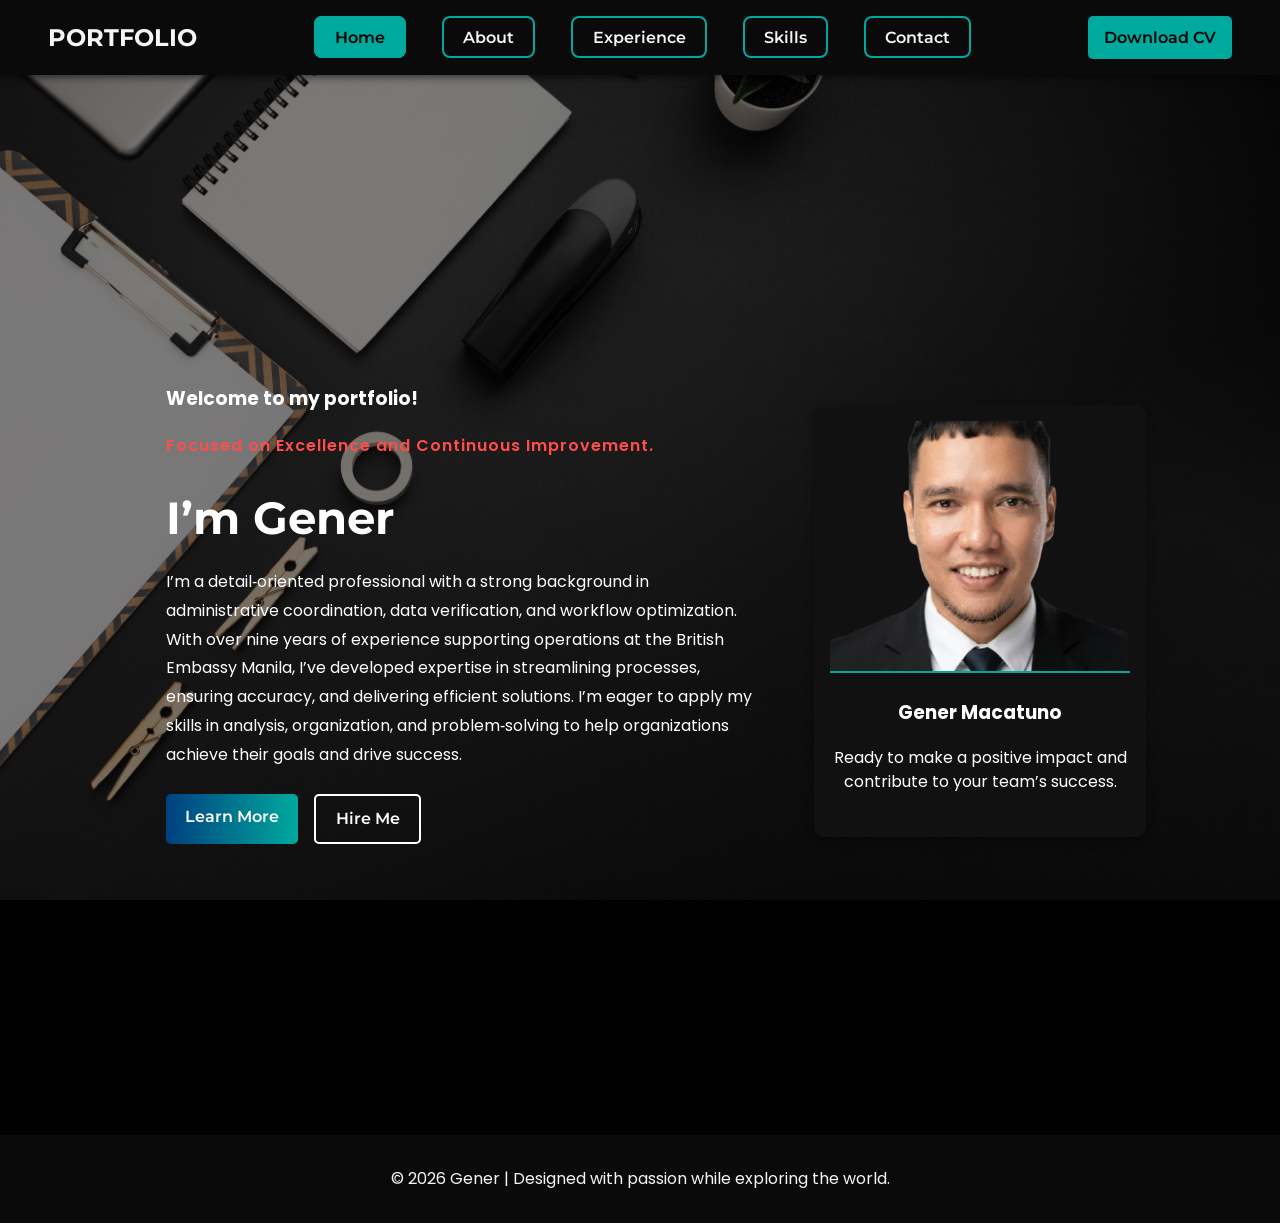
<file: index.html>
<!DOCTYPE html>
<html lang="en">
<head>
  <meta charset="UTF-8">
  <meta name="viewport" content="width=device-width, initial-scale=1.0">
  <title>Portfolio | Gener</title>
  <link rel="stylesheet" href="style.css">
  <!-- Font Awesome for icons -->
  <link rel="stylesheet" href="https://cdnjs.cloudflare.com/ajax/libs/font-awesome/6.4.0/css/all.min.css">
</head>
<body>
  <!-- Header -->
  <header>
    <div class="logo">PORTFOLIO</div>
    <nav>
      <ul class="nav-buttons">
        <li><a href="index.html" class="btn-nav active">Home</a></li>
        <li><a href="about.html" class="btn-nav">About</a></li>
        <li><a href="experience.html" class="btn-nav">Experience</a></li>
        <li><a href="skills.html" class="btn-nav">Skills</a></li>
        <li><a href="contact.html" class="btn-nav">Contact</a></li>
      </ul>
    </nav>
    <a href="Gener_CV.pdf" class="btn-download">Download CV</a>
  </header>

  <!-- Hero Section -->
  <section id="home" class="hero">
    <div class="hero-bg"></div>

    <div class="hero-content">
      <!-- Left Text -->
      <div class="hero-text">
        <h3 class="welcome">Welcome to my portfolio!</h3>
        <p class="tagline">Focused on Excellence and Continuous Improvement.</p>
        <h1>I’m <span>Gener</span></h1>
        <p>
          I’m a detail‑oriented professional with a strong background in administrative coordination, data verification, and workflow optimization. 
          With over nine years of experience supporting operations at the British Embassy Manila, I’ve developed expertise in streamlining processes, 
          ensuring accuracy, and delivering efficient solutions. I’m eager to apply my skills in analysis, organization, and problem‑solving to help 
          organizations achieve their goals and drive success.
        </p>
        <div class="buttons">
          <a href="about.html" class="btn-primary">Learn More</a>
          <a href="contact.html" class="btn-outline">Hire Me</a>
        </div>
      </div>

      <!-- Right 3D Card -->
      <div class="card-container">
        <div class="card">
          <div class="card-front">
            <img src="gener-portrait-removebg-preview.png" alt="Gener Professional Photo">
            <h3>Gener Macatuno</h3>
            <p>Ready to make a positive impact and contribute to your team’s success.</p>
          </div>
          <div class="card-back">
            <h3>Why Work With Me</h3>
            <ul>
              <li><strong>Reliable:</strong> I take my work seriously and always meet deadlines.</li>
              <li><strong>Detail‑oriented:</strong> I ensure accuracy and quality in everything I do.</li>
              <li><strong>Flexible & adaptable:</strong> I can easily adjust to your tools, processes, and time zone.</li>
              <li><strong>Committed to growth:</strong> I’m eager to learn, improve, and add value to your business.</li>
            </ul>
          </div>
        </div>
      </div>
    </div>
  </section>

  <!-- Footer -->
  <footer>
    <p>© 2026 Gener | Designed with passion while exploring the world.</p>
  </footer>
</body>
</html>
</file>
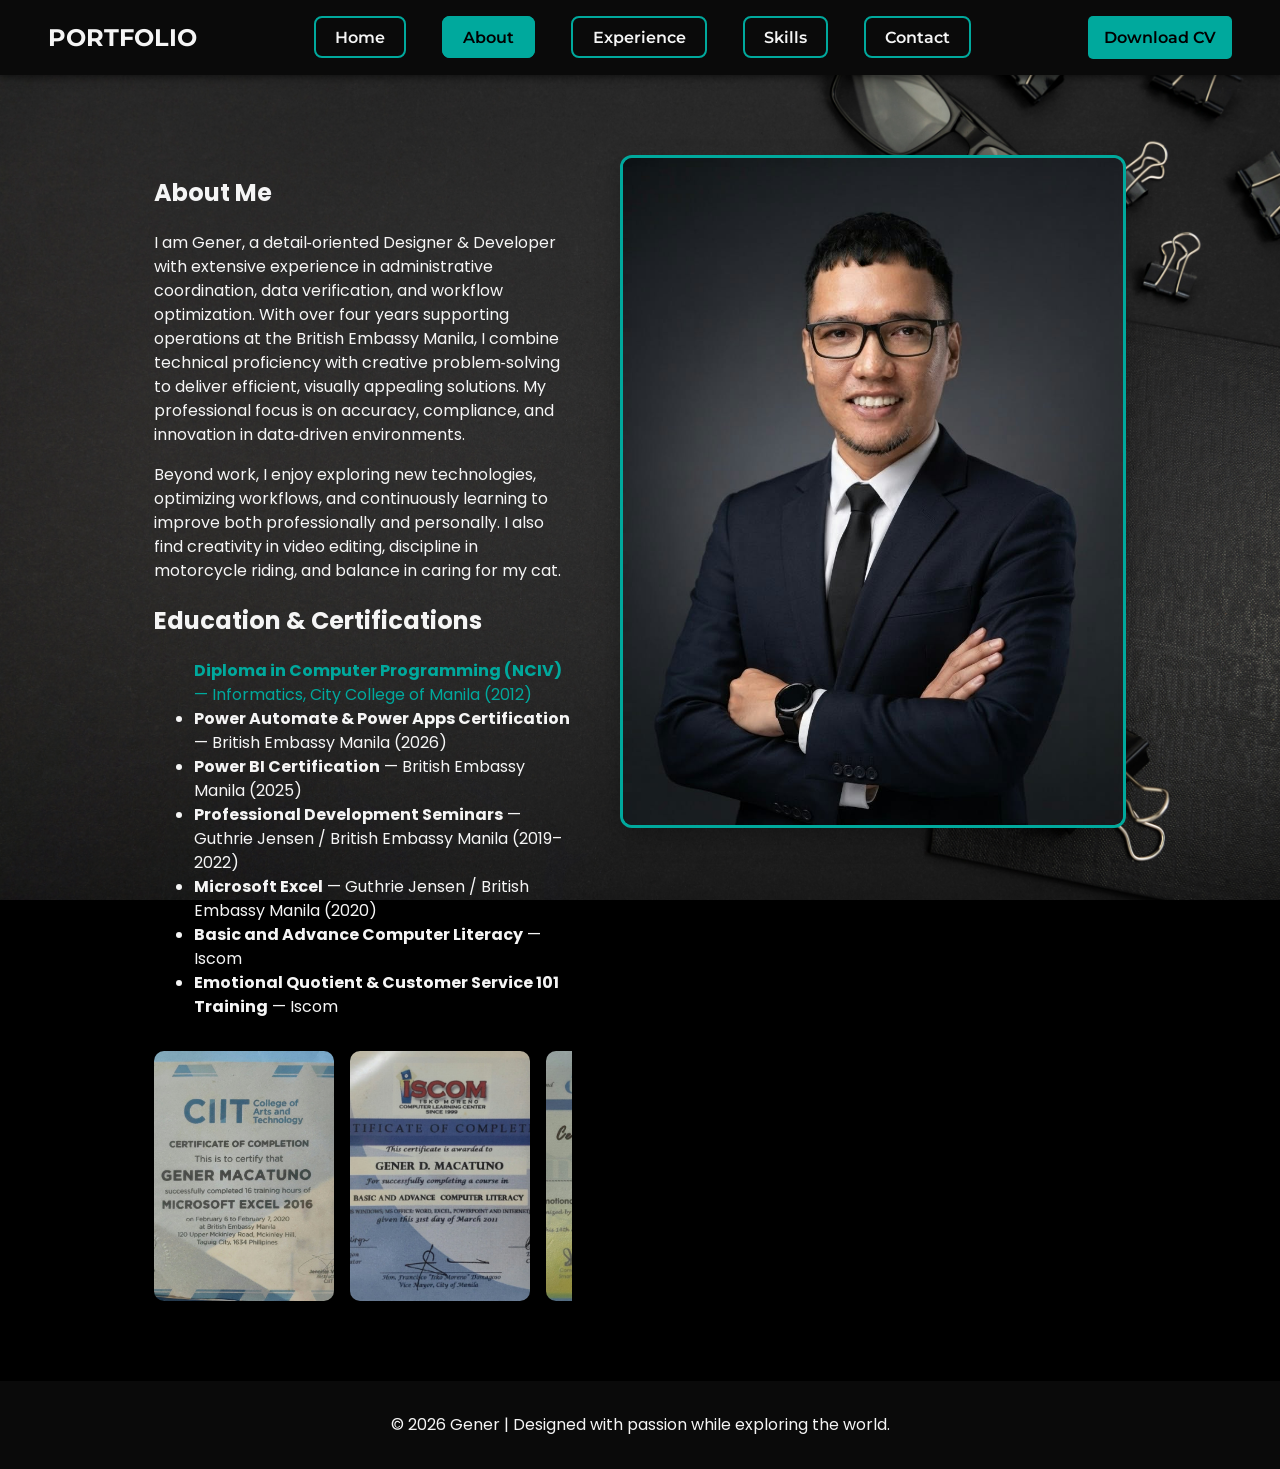
<file: about.html>
<!DOCTYPE html>
<html lang="en">
<head>
  <meta charset="UTF-8">
  <meta name="viewport" content="width=device-width, initial-scale=1.0">
  <title>About | Gener</title>
  <link rel="stylesheet" href="style.css">
</head>
<body>
  <!-- Header -->
  <header>
    <div class="logo">PORTFOLIO</div>
    <nav>
      <ul class="nav-buttons">
        <li><a href="index.html" class="btn-nav">Home</a></li>
        <li><a href="about.html" class="btn-nav active">About</a></li>
        <li><a href="experience.html" class="btn-nav">Experience</a></li>
        <li><a href="skills.html" class="btn-nav">Skills</a></li>
        <li><a href="contact.html" class="btn-nav">Contact</a></li>
      </ul>
    </nav>
    <a href="Gener_CV.pdf" class="btn-download">Download CV</a>
  </header>

  <!-- About Section -->
  <section class="about">
    <div class="about-content">
      <!-- Text on the left -->
      <div class="about-text">
        <h1>About Me</h1>
        <p>
          I am Gener, a detail‑oriented Designer & Developer with extensive experience in administrative coordination, data verification, and workflow optimization. 
          With over four years supporting operations at the British Embassy Manila, I combine technical proficiency with creative problem‑solving to deliver efficient, 
          visually appealing solutions. My professional focus is on accuracy, compliance, and innovation in data‑driven environments.
        </p>
        <p>
          Beyond work, I enjoy exploring new technologies, optimizing workflows, and continuously learning to improve both professionally and personally. 
          I also find creativity in video editing, discipline in motorcycle riding, and balance in caring for my cat.
        </p>

        <!-- Education Section -->
        <h2>Education & Certifications</h2>
        <ul>
          <li class="diploma-text">
          <strong>Diploma in Computer Programming (NCIV)</strong> — Informatics, City College of Manila (2012)
          <span class="diploma-image">
          <img src="diploma-image.jpg" alt="Diploma Certificate">
          </span>
          </li>
          <li><strong>Power Automate & Power Apps Certification</strong> — British Embassy Manila (2026)</li>
          <li><strong>Power BI Certification</strong> — British Embassy Manila (2025)</li>
          <li><strong>Professional Development Seminars</strong> — Guthrie Jensen / British Embassy Manila (2019–2022)</li>
          <li><strong>Microsoft Excel</strong> — Guthrie Jensen / British Embassy Manila (2020)</li>
          <li><strong>Basic and Advance Computer Literacy</strong> — Iscom </li>
          <li><strong>Emotional Quotient & Customer Service 101 Training</strong> — Iscom </li>
        </ul>
     
  <!-- Image Slider Below Education Section -->
  <section class="image-slider">
    <div class="slider-container">
    <img src="img1.jpg" alt="Certificate 1">
    <img src="img2.jpg" alt="Certificate 2">
    <img src="img3.jpg" alt="Certificate 3">
    <img src="img4.jpg" alt="Certificate 4">
    <!-- duplicate for smooth loop -->
  <img src="img1.jpg" alt="Certificate 1">
  <img src="img2.jpg" alt="Certificate 2">
  <img src="img3.jpg" alt="Certificate 3">
  <img src="img4.jpg" alt="Certificate 4">
    
  </div>
</section>
</div>
      <!-- Photo on the right -->
      <div class="about-image">
        <img src="your-photo.jpg" alt="Gener Professional Portrait">
      </div>
     
  </section>



  <!-- Footer -->
  <footer>
    <p>© 2026 Gener | Designed with passion while exploring the world.</p>
  </footer>
</body>
</html>
</file>
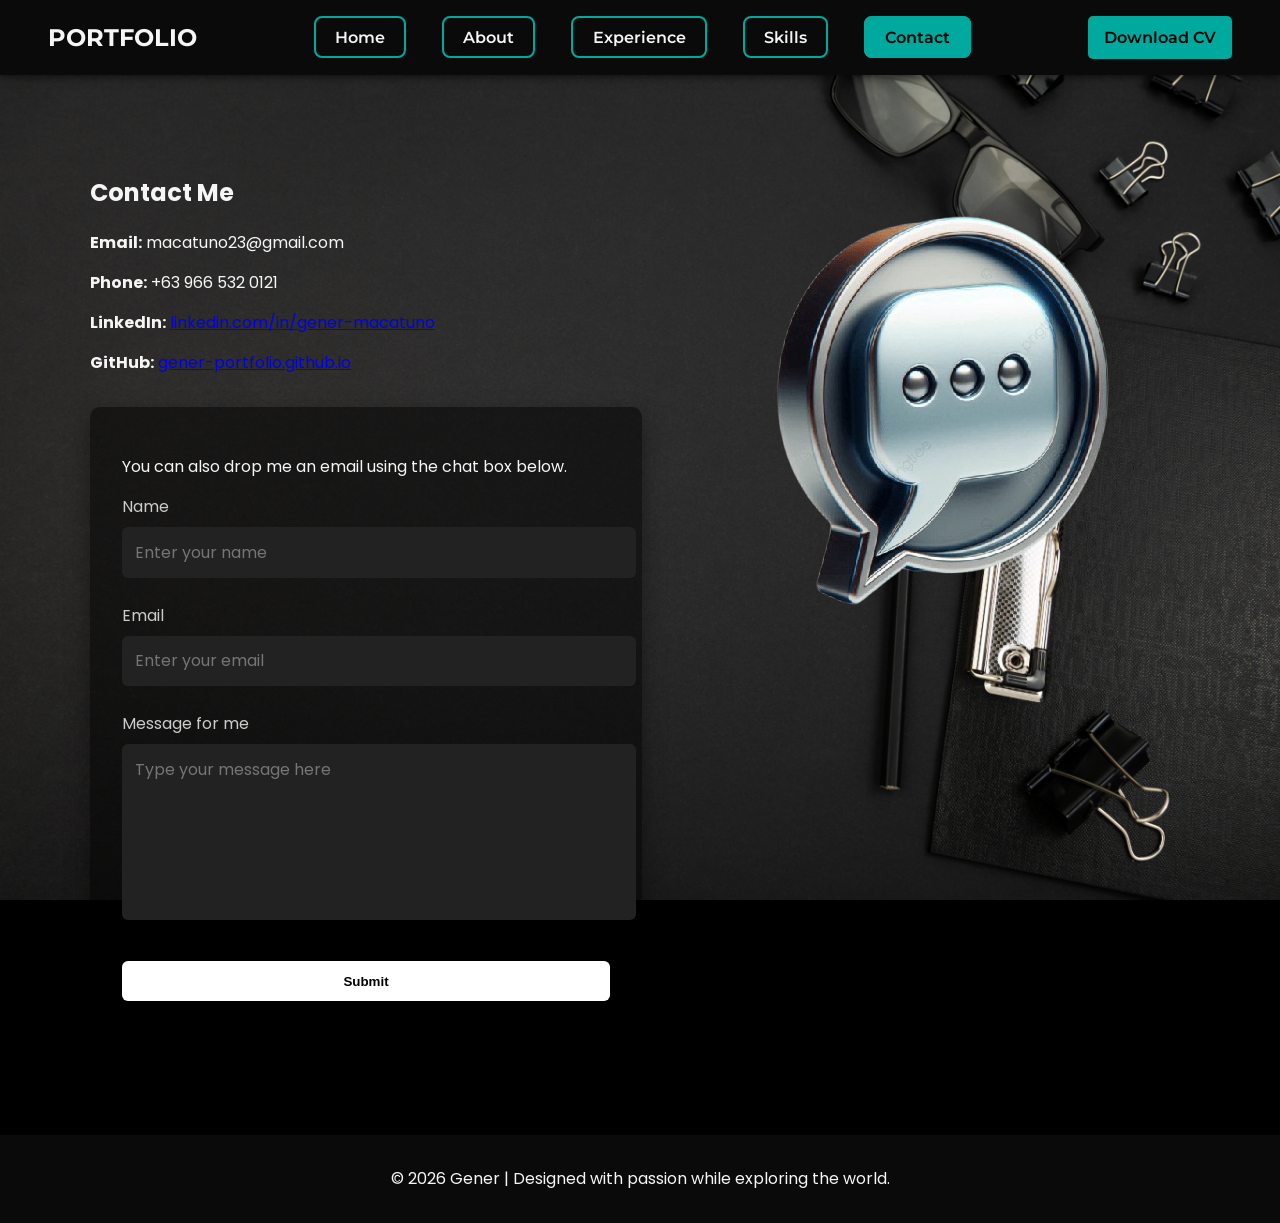
<file: contact.html>
<!DOCTYPE html>
<html lang="en">
<head>
  <meta charset="UTF-8">
  <meta name="viewport" content="width=device-width, initial-scale=1.0">
  <title>Contact | Gener</title>
  <link rel="stylesheet" href="style.css">
</head>
<body>
  <!-- Header -->
  <header>
    <div class="logo">PORTFOLIO</div>
    <nav>
      <ul class="nav-buttons">
        <li><a href="index.html" class="btn-nav">Home</a></li>
        <li><a href="about.html" class="btn-nav">About</a></li>
        <li><a href="experience.html" class="btn-nav">Experience</a></li>
        <li><a href="skills.html" class="btn-nav">Skills</a></li>
        <li><a href="contact.html" class="btn-nav active">Contact</a></li>
      </ul>
    </nav>
    <a href="Gener_CV.pdf" class="btn-download">Download CV</a>
  </header>

  <!-- Contact Section -->
  <section class="contact">
    <div class="contact-content">
      <!-- Left side: Contact details + form -->
      <div class="contact-text">
        <h1>Contact Me</h1>
        <p><strong>Email:</strong> macatuno23@gmail.com</p>
        <p><strong>Phone:</strong> +63 966 532 0121</p>
        <p><strong>LinkedIn:</strong> 
          <a href="https://www.linkedin.com/in/gener-macatuno-747b53424" target="_blank">
            linkedin.com/in/gener-macatuno
          </a>
        </p>
        <p><strong>GitHub:</strong> 
          <a href="https://gener-portfolio.github.io/gener-portfolio/index.html" target="_blank">
            gener-portfolio.github.io
          </a>
        </p>
        

<!-- Contact Form -->
<div class="chatbox-container">
  <p class="contact-note">You can also drop me an email using the chat box below.</p>
  <form action="https://formspree.io/f/mrpeznrz" method="POST" class="contact-form">
    <label for="name">Name</label>
    <input type="text" id="name" name="name" placeholder="Enter your name" required>

    <label for="email">Email</label>
    <input type="email" id="email" name="email" placeholder="Enter your email" required>

    <label for="message">Message for me</label>
    <textarea id="message" name="message" placeholder="Type your message here" required></textarea>

    <button type="submit">Submit</button>
  </form>
</div>
</div>

      <!-- Right side: Image -->
      <div class="contact-image">
        <img src="img10.png" alt="Contact Icon">
      </div>
    </div>
  </section>

  <!-- Footer -->
  <footer>
    <p>© 2026 Gener | Designed with passion while exploring the world.</p>
  </footer>
</body>
</html>
</file>
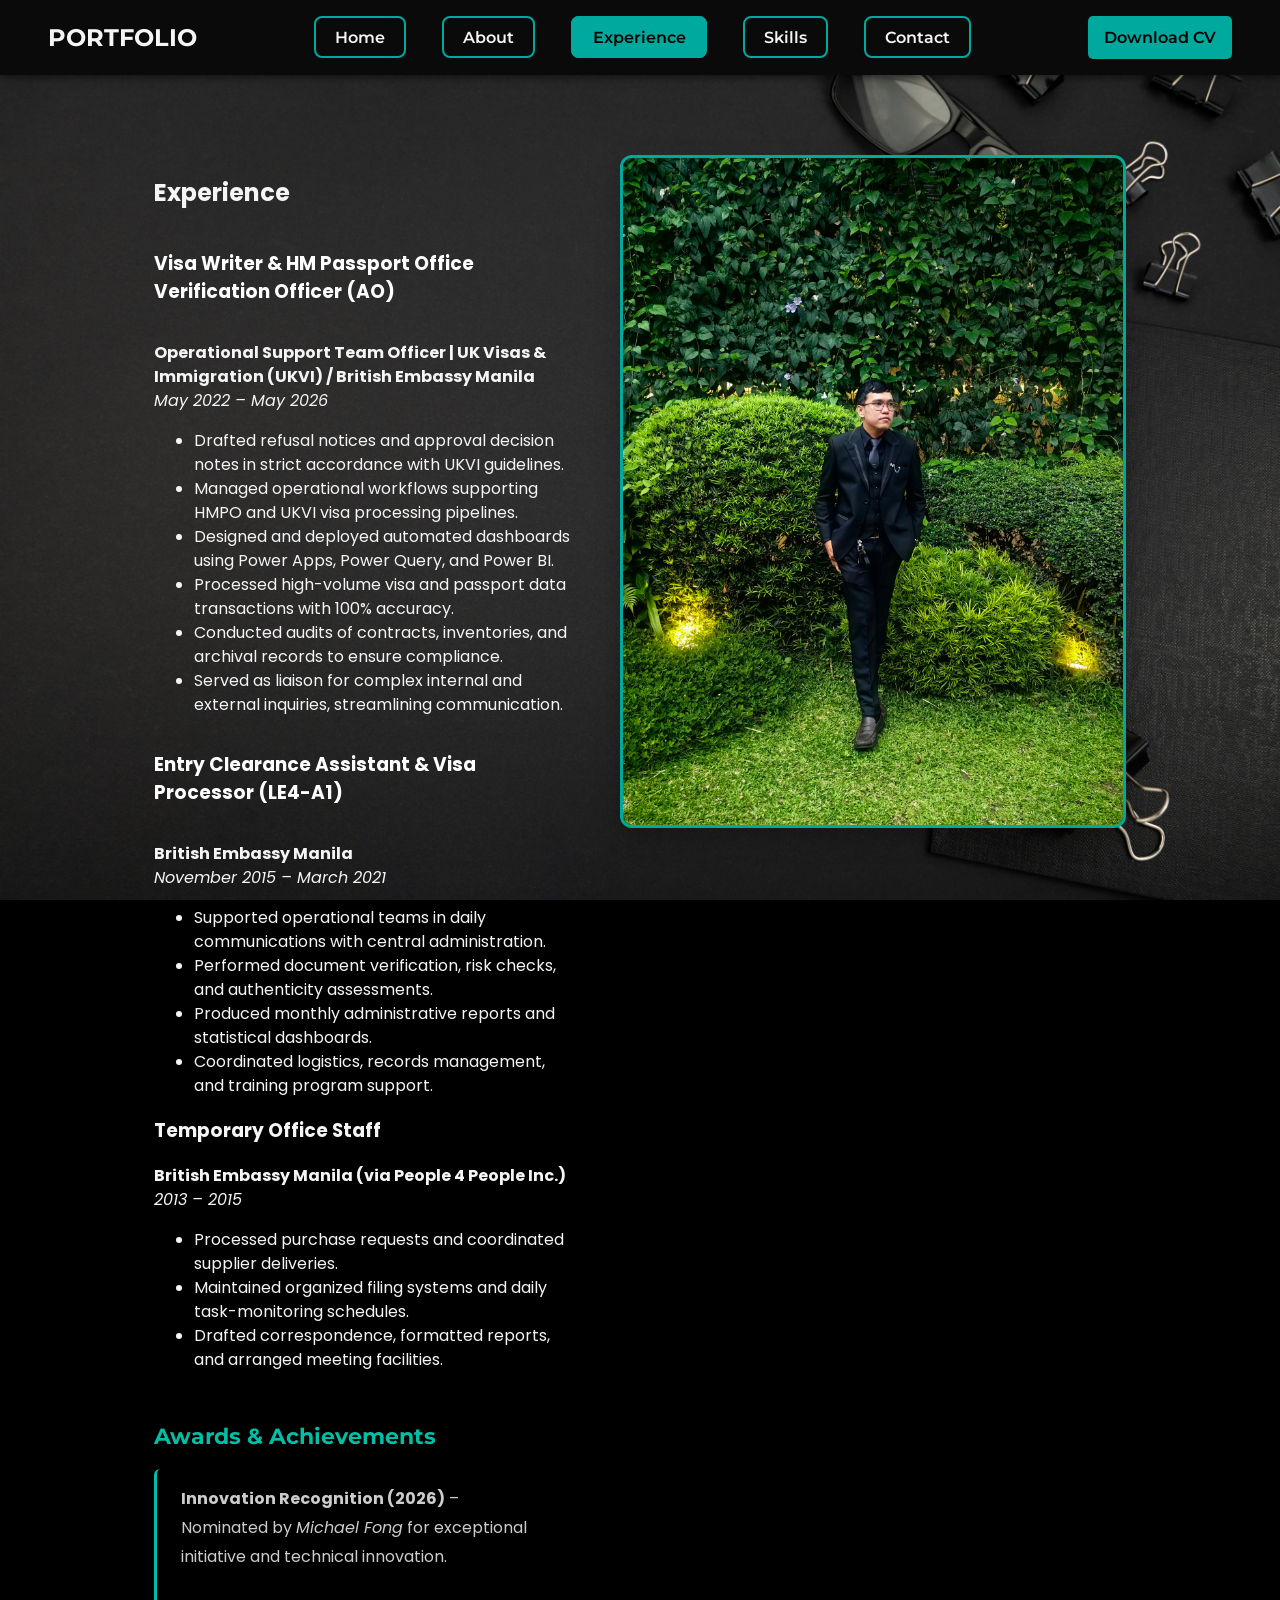
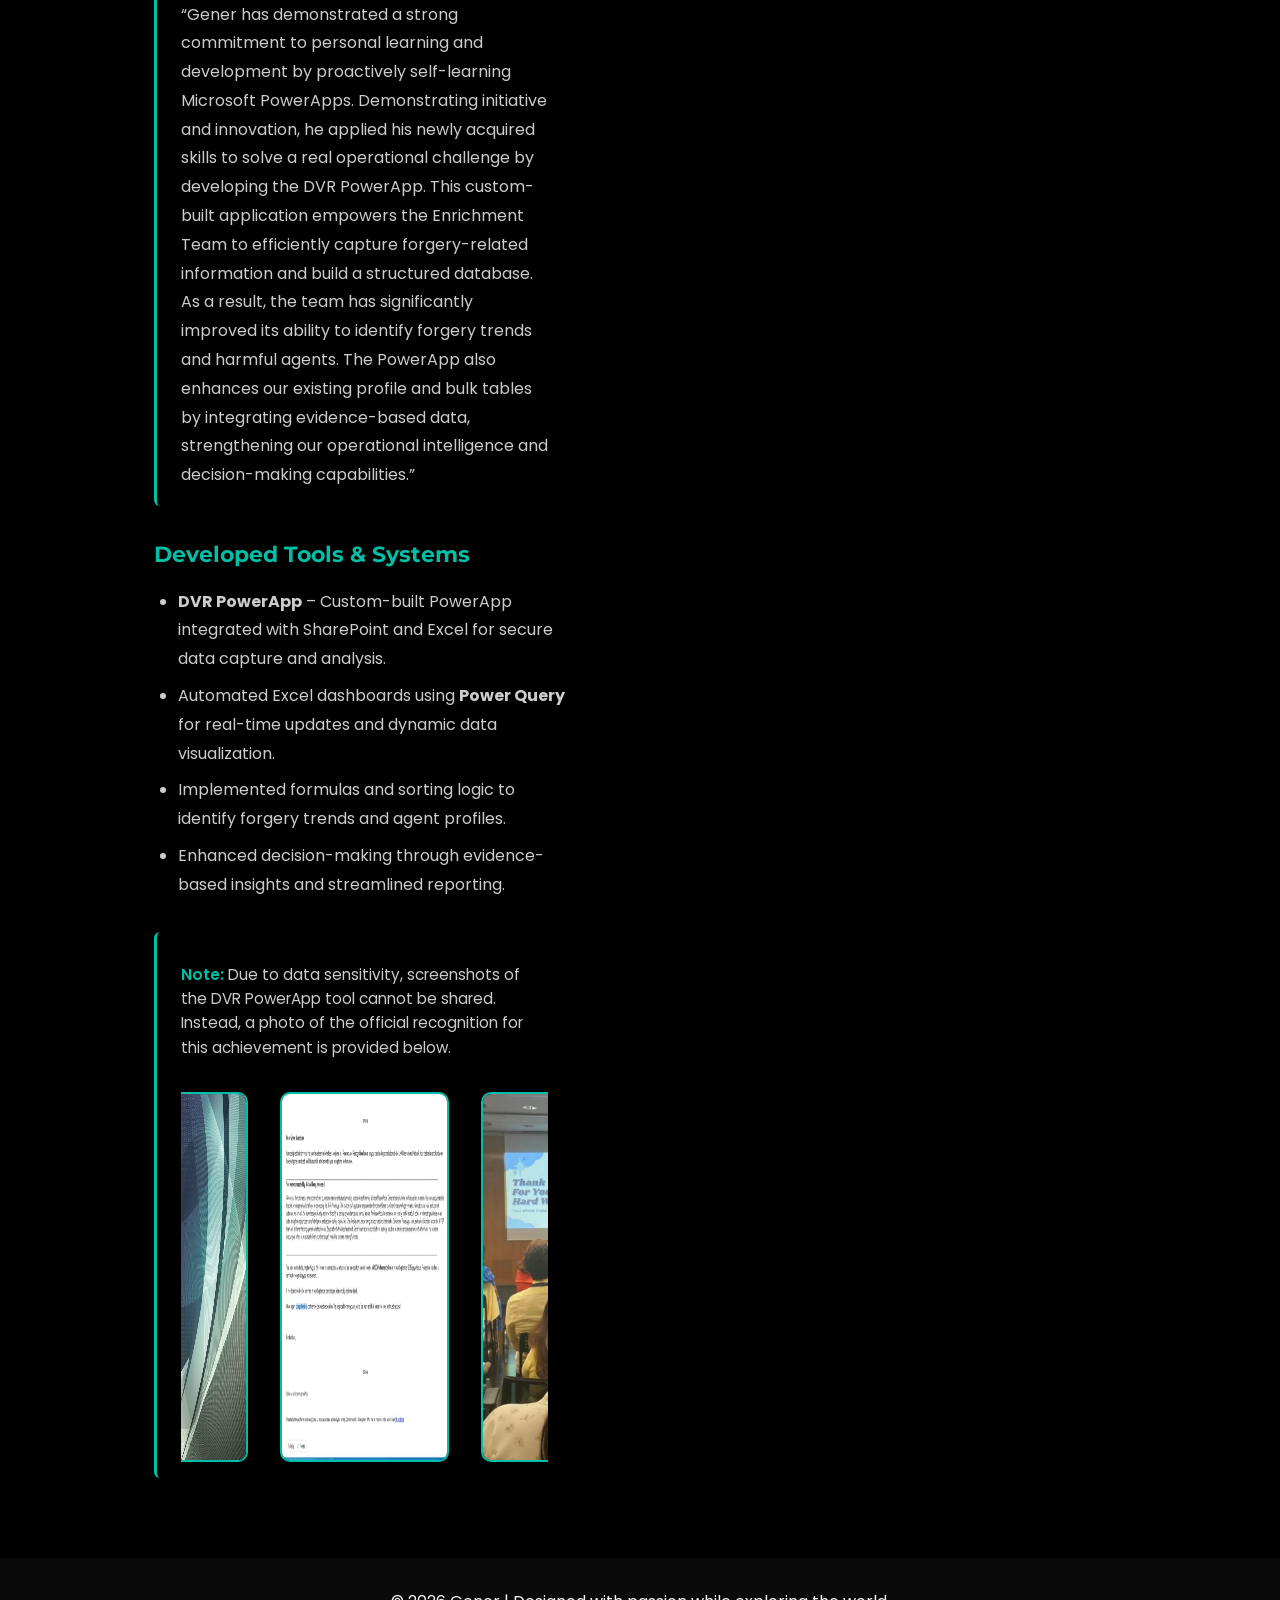
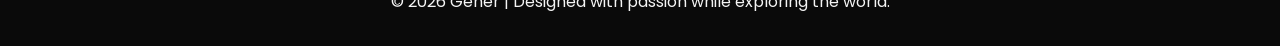
<file: experience.html>
<!DOCTYPE html>
<html lang="en">
<head>
  <meta charset="UTF-8">
  <meta name="viewport" content="width=device-width, initial-scale=1.0">
  <title>Experience | Gener</title>
  <link rel="stylesheet" href="style.css">
</head>
<body>
  <!-- Header -->
  <header>
    <div class="logo">PORTFOLIO</div>
    <nav>
      <ul class="nav-buttons">
        <li><a href="index.html" class="btn-nav">Home</a></li>
        <li><a href="about.html" class="btn-nav">About</a></li>
        <li><a href="experience.html" class="btn-nav active">Experience</a></li>
        <li><a href="skills.html" class="btn-nav">Skills</a></li>
        <li><a href="contact.html" class="btn-nav">Contact</a></li>
      </ul>
    </nav>
    <a href="Gener_CV.pdf" class="btn-download">Download CV</a>
  </header>

  <!-- Experience Section -->
  <section class="about">
    <div class="about-content">
      <!-- Text on the left -->
      <div class="about-text">
        <h1>Experience</h1>
        <div class="experience-item">
  <h3 class="hover-title">
    Visa Writer & HM Passport Office Verification Officer (AO)
    <span class="popup-image">
      <img src="Visawriter.jpg" alt="Visa Writer Photo">
    </span>
  </h3>
  <p><strong>Operational Support Team Officer | UK Visas & Immigration (UKVI) / British Embassy Manila</strong><br>
  <em>May 2022 – May 2026</em></p>
  <ul>
    <li>Drafted refusal notices and approval decision notes in strict accordance with UKVI guidelines.</li>
    <li>Managed operational workflows supporting HMPO and UKVI visa processing pipelines.</li>
    <li>Designed and deployed automated dashboards using Power Apps, Power Query, and Power BI.</li>
    <li>Processed high-volume visa and passport data transactions with 100% accuracy.</li>
    <li>Conducted audits of contracts, inventories, and archival records to ensure compliance.</li>
    <li>Served as liaison for complex internal and external inquiries, streamlining communication.</li>
  </ul>
</div>

<div class="experience-item">
  <h3 class="hover-title">
    Entry Clearance Assistant & Visa Processor (LE4-A1)
    <span class="popup-image">
      <img src="dataentryassitant.png" alt="Entry Clearance Assistant Photo">
    </span>
  </h3>
  <p><strong>British Embassy Manila</strong><br>
  <em>November 2015 – March 2021</em></p>
  <ul>
    <li>Supported operational teams in daily communications with central administration.</li>
    <li>Performed document verification, risk checks, and authenticity assessments.</li>
    <li>Produced monthly administrative reports and statistical dashboards.</li>
    <li>Coordinated logistics, records management, and training program support.</li>
  </ul>
</div>


        

        <div class="experience-item">
          <h3>Temporary Office Staff</h3>
          <p><strong>British Embassy Manila (via People 4 People Inc.)</strong><br>
          <em>2013 – 2015</em></p>
          <ul>
            <li>Processed purchase requests and coordinated supplier deliveries.</li>
            <li>Maintained organized filing systems and daily task-monitoring schedules.</li>
            <li>Drafted correspondence, formatted reports, and arranged meeting facilities.</li>
          </ul>

          <section class="achievement-section">
  <h3 class="section-title">Awards & Achievements</h3>
  <p class="nomination-text">
    <strong>Innovation Recognition (2026)</strong> – Nominated by <em>Michael Fong</em> for exceptional initiative and technical innovation.<br><br>
    “Gener has demonstrated a strong commitment to personal learning and development by proactively self-learning Microsoft PowerApps. Demonstrating initiative and innovation, he applied his newly acquired skills to solve a real operational challenge by developing the DVR PowerApp. This custom-built application empowers the Enrichment Team to efficiently capture forgery-related information and build a structured database. As a result, the team has significantly improved its ability to identify forgery trends and harmful agents. The PowerApp also enhances our existing profile and bulk tables by integrating evidence-based data, strengthening our operational intelligence and decision-making capabilities.”
  </p>

  <h3 class="section-title">Developed Tools & Systems</h3>
  <ul class="tools-list">
    <li><strong>DVR PowerApp</strong> – Custom-built PowerApp integrated with SharePoint and Excel for secure data capture and analysis.</li>
    <li>Automated Excel dashboards using <strong>Power Query</strong> for real-time updates and dynamic data visualization.</li>
    <li>Implemented formulas and sorting logic to identify forgery trends and agent profiles.</li>
    <li>Enhanced decision-making through evidence-based insights and streamlined reporting.</li>
  </ul>
</section>

 </div>
      <div class="recognition-note">
  <p>
    <em>Note:</em> Due to data sensitivity, screenshots of the DVR PowerApp tool cannot be shared. 
    Instead, a photo of the official recognition for this achievement is provided below.
  </p>

  <section class="recognition-slider">
    <div class="recognition-container">
      <img src="img4.jpg" alt="Recognition 1" onclick="openPopup(this)">
      <img src="img5.jpg" alt="Recognition 2" onclick="openPopup(this)">
      <img src="img6.jpg" alt="Recognition 3" onclick="openPopup(this)">
    </div>
  </section>
</div>

<!-- Popup viewer (placed OUTSIDE the slider) -->
<div id="popup" class="popup">
  <span class="close" onclick="closePopup()">&times;</span>
  <img class="popup-content" id="popup-img">
</div>
  <!-- lahat ng sections mo dito (About, Experience, Recognition, etc.) -->

<!-- Popup viewer -->
<div id="popup" class="popup">
  <span class="close" onclick="closePopup()">&times;</span>
  <img class="popup-content" id="popup-img">
</div>

<!-- JavaScript dapat nasa pinakababa -->
<script>
function openPopup(img) {
  document.getElementById("popup").style.display = "flex";
  document.getElementById("popup-img").src = img.src;
}

function closePopup() {
  document.getElementById("popup").style.display = "none";
}
</script>
  <script>
function openPopup(img) {
  const popup = document.getElementById("popup");
  const popupImg = document.getElementById("popup-img");
  popup.style.display = "flex";
  popupImg.src = img.src;

  // kapag kinlick ang mismong image, magsasara rin
  popupImg.onclick = function() {
    closePopup();
  };
}

function closePopup() {
  document.getElementById("popup").style.display = "none";
}
</script>
      
</body>
</html>


      </div>

      <!-- Photo on the right -->
      <div class="about-image">
        <img src="photog.jpg" alt="Work Experience">
      </div>
    </div>
  </section>

  <!-- Footer -->
  <footer>
    <p>© 2026 Gener | Designed with passion while exploring the world.</p>
  </footer>
</body>
</html>
</file>
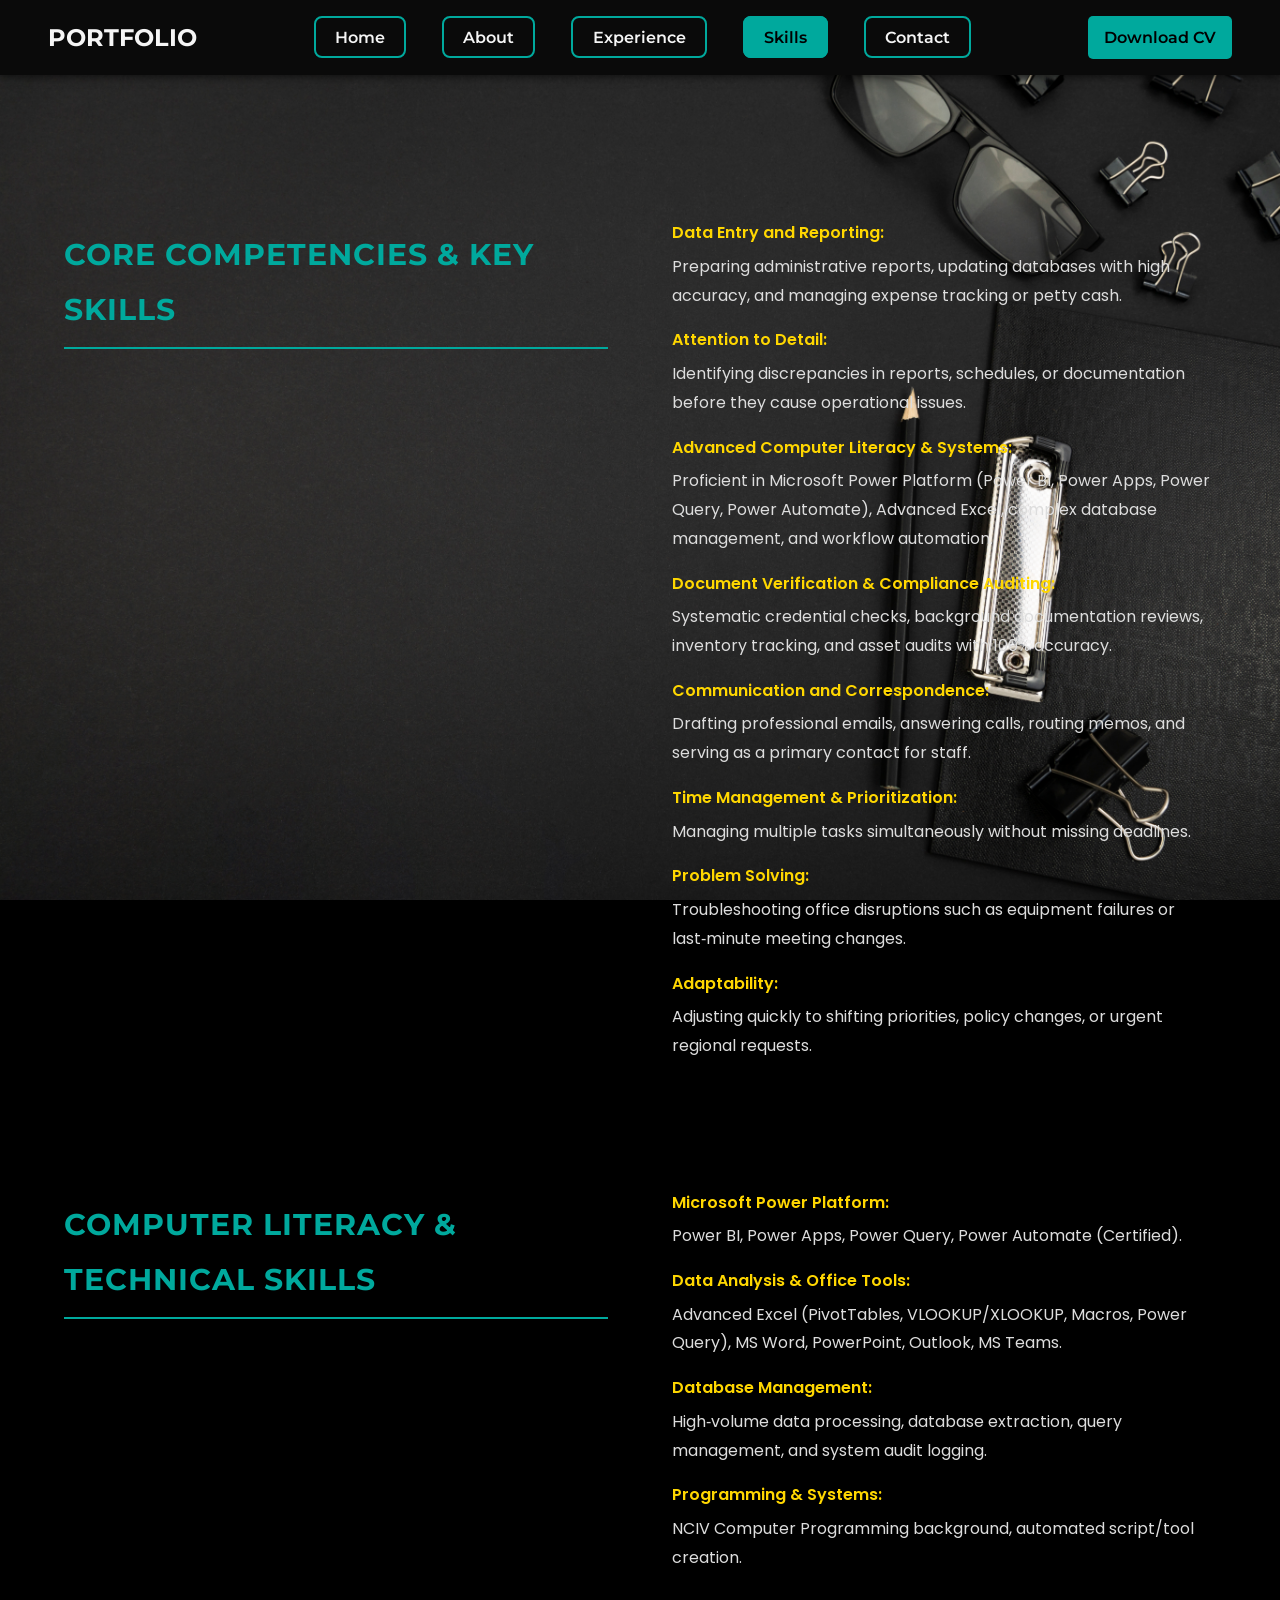
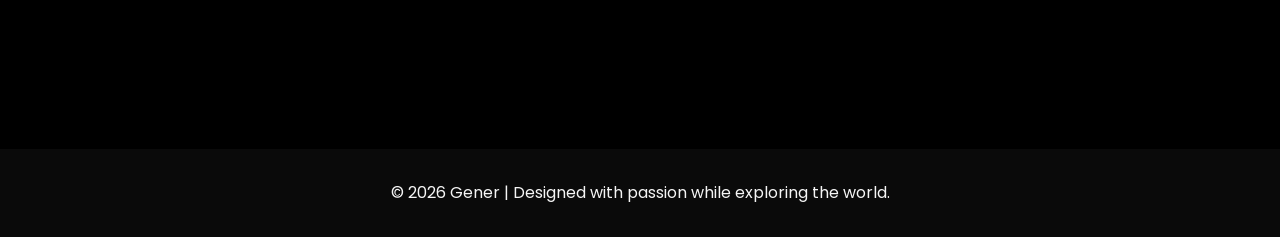
<file: skills.html>
<!DOCTYPE html>
<html lang="en">
<head>
  <meta charset="UTF-8">
  <meta name="viewport" content="width=device-width, initial-scale=1.0">
  <title>Skills | Gener</title>
  <link rel="stylesheet" href="style.css">
</head>
<body>
  <!-- Header -->
  <header>
    <div class="logo">PORTFOLIO</div>
    <nav>
      <ul class="nav-buttons">
        <li><a href="index.html" class="btn-nav">Home</a></li>
        <li><a href="about.html" class="btn-nav">About</a></li>
        <li><a href="experience.html" class="btn-nav">Experience</a></li>
        <li><a href="skills.html" class="btn-nav active">Skills</a></li>
        <li><a href="contact.html" class="btn-nav">Contact</a></li>
      </ul>
    </nav>
    <a href="Gener_CV.pdf" class="btn-download">Download CV</a>
  </header>

  <!-- Skills Section -->
<section class="skills">
  <div class="skills-content">
    <h1>Core Competencies & Key Skills</h1>
    <ul class="skills-list">
      <li><strong>Data Entry and Reporting:</strong> Preparing administrative reports, updating databases with high accuracy, and managing expense tracking or petty cash.</li>
      <li><strong>Attention to Detail:</strong> Identifying discrepancies in reports, schedules, or documentation before they cause operational issues.</li>
      <li><strong>Advanced Computer Literacy & Systems:</strong> Proficient in Microsoft Power Platform (Power BI, Power Apps, Power Query, Power Automate), Advanced Excel, complex database management, and workflow automation.</li>
      <li><strong>Document Verification & Compliance Auditing:</strong> Systematic credential checks, background documentation reviews, inventory tracking, and asset audits with 100% accuracy.</li>
      <li><strong>Communication and Correspondence:</strong> Drafting professional emails, answering calls, routing memos, and serving as a primary contact for staff.</li>
      <li><strong>Time Management & Prioritization:</strong> Managing multiple tasks simultaneously without missing deadlines.</li>
      <li><strong>Problem Solving:</strong> Troubleshooting office disruptions such as equipment failures or last‑minute meeting changes.</li>
      <li><strong>Adaptability:</strong> Adjusting quickly to shifting priorities, policy changes, or urgent regional requests.</li>
    </ul>

    <h1>Computer Literacy & Technical Skills</h1>
    <ul class="skills-list">
      <li><strong>Microsoft Power Platform:</strong> Power BI, Power Apps, Power Query, Power Automate (Certified).</li>
      <li><strong>Data Analysis & Office Tools:</strong> Advanced Excel (PivotTables, VLOOKUP/XLOOKUP, Macros, Power Query), MS Word, PowerPoint, Outlook, MS Teams.</li>
      <li><strong>Database Management:</strong> High‑volume data processing, database extraction, query management, and system audit logging.</li>
      <li><strong>Programming & Systems:</strong> NCIV Computer Programming background, automated script/tool creation.</li>
    </ul>
  </div>
</section>




  <!-- Footer -->
  <footer>
    <p>© 2026 Gener | Designed with passion while exploring the world.</p>
  </footer>
</body>
</html>
</file>
<file: style.css>
@import url('https://fonts.googleapis.com/css2?family=Montserrat:wght@600;700&family=Poppins:wght@400;500&display=swap');

/* Global Styles */
body {
  font-family: 'Poppins', sans-serif;
  margin: 0;
  background-color: #000;
  color: #f5f5f5;
  scroll-behavior: smooth;
}

/* Header */
header {
  display: flex;
  justify-content: space-between;
  align-items: center;
  background: #0a0a0a;
  padding: 1rem 3rem;
  box-shadow: 0 2px 8px rgba(0,0,0,0.6);
  position: sticky;
  top: 0;
  z-index: 1000;
}

.logo {
  font-family: 'Montserrat', sans-serif;
  font-weight: 700;
  color: #f5f5f5;
  font-size: 1.5rem;
}

/* Navigation Buttons */
.nav-buttons {
  list-style: none;
  display: flex;
  gap: 1rem;
  margin: 0;
  padding: 0;
}

.btn-nav {
  background: transparent;
  color: #f5f5f5;
  font-family: 'Montserrat', sans-serif;
  font-weight: 600;
  text-decoration: none;
  padding: 0.6rem 1.2rem;
  border-radius: 8px;
  border: 2px solid #00a99d;
  transition: all 0.3s ease;
}

.btn-nav:hover,
.btn-nav.active {
  background: #00a99d;
  color: #000;
}

/* Download CV Button */
.btn-download {
  font-family: 'Montserrat', sans-serif;
  background: #00a99d;
  color: #000;
  padding: 0.6rem 1rem;
  border-radius: 5px;
  text-decoration: none;
  font-weight: 600;
  transition: background 0.3s ease;
}

.btn-download:hover {
  background: #007f8c;
  color: #fff;
}

/* Hero Section */
.hero {
  position: relative;
  display: flex;
  align-items: center;
  justify-content: center;
  min-height: 100vh;
  padding: 5rem 2rem;
  overflow: hidden;
}

.hero-bg {
  position: absolute;
  top: 0;
  left: 0;
  width: 100%;
  height: 100%;
  background-image: url('Bckrnd 3.jpg'); /* check spelling/path */
  background-size: cover;
  background-position: center center;
  background-repeat: no-repeat;
  background-attachment: fixed; 
  z-index: -1;
}

.hero-bg::after {
  content: "";
  position: absolute;
  inset: 0;
  background: rgba(0,0,0,0.5);
  z-index: -1;
}

.hero-content {
  display: flex;
  align-items: center;
  justify-content: space-between;
  gap: 3rem;
  max-width: 1100px;
  margin: 0 auto;
  position: relative;
  z-index: 1;
  color: #fff;
}

.hero-text {
  flex: 1;
  max-width: 600px;
  animation: fadeIn 1.2s ease-in-out;
}

.hero-text .tagline {
  color: #ff4d4d;
  font-weight: 600;
  letter-spacing: 1px;
}

.hero-text h1 {
  font-family: 'Montserrat', sans-serif;
  font-size: 2.8rem;
  margin: 0.5rem 0;
}

.hero-text h2 {
  font-family: 'Montserrat', sans-serif;
  font-size: 1.5rem;
  color: #e0e0e0;
  margin-bottom: 1rem;
}

.hero-text p {
  line-height: 1.8;
  margin-bottom: 1.5rem;
}

/* Buttons */
.buttons {
  display: flex;
  gap: 1rem;
}

.btn-primary {
  background: linear-gradient(to right, #004080, #00a99d);
  color: #fff;
  padding: 0.7rem 1.2rem;
  border-radius: 5px;
  text-decoration: none;
  font-family: 'Montserrat', sans-serif;
  font-weight: 600;
  transition: all 0.3s ease;
}

.btn-primary:hover {
  background: linear-gradient(to right, #002d5a, #007f8c);
  transform: translateY(-2px);
}

.btn-outline {
  border: 2px solid #fff;
  color: #fff;
  padding: 0.7rem 1.2rem;
  border-radius: 5px;
  text-decoration: none;
  font-family: 'Montserrat', sans-serif;
  font-weight: 600;
  transition: all 0.3s ease;
}

.btn-outline:hover {
  background: linear-gradient(to right, #004080, #00a99d);
  color: #fff;
  border: none;
  transform: translateY(-2px);
}

/* Hero Image */
.hero-image img {
  width: 350px;
  border-radius: 12px;
  border: 3px solid #e0e0e0;
  box-shadow: 0 10px 25px rgba(0, 0, 0, 0.25);
  background: transparent;
  animation: fadeIn 1.2s ease-in-out;
}

/* Shared Section Styles (About, Experience, Skills, Contact) */
.about,
.experience,
.skills,
.contact {
  position: relative;
  padding: 5rem 2rem;
  min-height: 100vh;
  background-image: url('bckround.jpg'); /* reuse same background */
  background-size: cover;
  background-position: center center;
  background-repeat: no-repeat;
  background-attachment: fixed; 
  color: #f5f5f5;
}

.about::after,
.experience::after,
.skills::after,
.contact::after {
  content: "";
  position: absolute;
  inset: 0;
  background: rgba(0,0,0,0.5);
  z-index: -1;
}

.about-content,
.experience-content,
.skills-content,
.contact-content {
  display: flex;
  justify-content: space-between;
  align-items: flex-start;
  gap: 3rem;
  max-width: 1100px;
  margin: 0 auto;
  position: relative;
  z-index: 1;
}

.about-text,
.experience-text,
.skills-text,
.contact-text {
  flex: 1;
  max-width: 600px;
  animation: fadeIn 1.2s ease-in-out;
}

.about-image,
.experience-image,
.skills-image,
.contact-image {
  flex-shrink: 0;
  align-self: flex-start;
}

.about-image img,
.experience-image img,
.skills-image img {
  width: 350px;
  border-radius: 12px;
  border: 3px solid #e0e0e0;
  box-shadow: 0 10px 25px rgba(0, 0, 0, 0.25);
  background: transparent;
  transition: all 0.3s ease-in-out;
}

.about-image img:hover,
.experience-image img:hover,
.skills-image img:hover {
  transform: scale(1.03);
}

/* Footer */
footer {
  background: #0a0a0a;
  color: #f5f5f5;
  text-align: center;
  padding: 1rem;
}

/* Animation */
@keyframes fadeIn {
  from { opacity: 0; transform: translateY(20px); }
  to { opacity: 1; transform: translateY(0); }
}

/* Responsive Design */
@media (max-width: 768px) {
  .hero-content,
  .about-content,
  .experience-content,
  .skills-content,
  .contact-content {
    flex-direction: column;
    text-align: center;
  }

  .hero-image img,
  .about-image img,
  .experience-image img,
  .skills-image img,
  .contact-image img {
    width: 250px;
    margin-top: 1.5rem;
  }
}
/* Diploma Hover Popup */
.diploma-text {
  position: relative;
  display: inline-block;
  cursor: pointer;
  color: #00a99d;
  transition: color 0.3s ease;
}

.diploma-text:hover {
  color: #fff;
}

.diploma-image {
  display: none;
  position: absolute;
  top: 120%;
  left: 0;
  z-index: 10;
}

.diploma-text:hover .diploma-image {
  display: block;
  animation: fadeIn 0.5s ease-in-out;
}

.diploma-image img {
  width: 400px;
  border: 2px solid #ccc;
  border-radius: 8px;
  box-shadow: 0 4px 8px rgba(0,0,0,0.3);
}

/* Smooth fade-in animation */
@keyframes fadeIn {
  from { opacity: 0; transform: translateY(10px); }
  to { opacity: 1; transform: translateY(0); }
}

.card-container {
  perspective: 1000px;
  display: inline-block;
}

.card {
  width: 300px;
  height: 400px;
  position: relative;
  transform-style: preserve-3d;
  transition: transform 0.8s;
}

.card:hover {
  transform: rotateY(180deg);
}

.card-front, .card-back {
  position: absolute;
  width: 100%;
  height: 100%;
  backface-visibility: hidden;
  border-radius: 10px;
  overflow: hidden;
  box-shadow: 0 4px 10px rgba(0,0,0,0.3);
}

.card-front {
  background: #111;
  color: #fff;
  text-align: center;
  padding: 1rem;
}

.card-front img {
  width: 100%;
  height: 250px;
  object-fit: cover;
  border-bottom: 2px solid #00a99d;
}

.card-back {
  background: #00a99d;
  color: #fff;
  transform: rotateY(180deg);
  text-align: center;
  padding: 1.5rem;
}
/* 3D Flip Animation */
.card-container {
  perspective: 1000px;
}

.card {
  width: 300px;
  height: 400px;
  position: relative;
  transform-style: preserve-3d;
  transition: transform 0.8s ease;
}

.card:hover {
  transform: rotateY(180deg);
}

.card-front, .card-back {
  position: absolute;
  width: 100%;
  height: 100%;
  backface-visibility: hidden;
  border-radius: 10px;
  overflow: hidden;
  box-shadow: 0 4px 10px rgba(0,0,0,0.3);
}

.card-front {
  background: #111;
  color: #fff;
  text-align: center;
  padding: 1rem;
}

.card-front img {
  width: 100%;
  height: 250px;
  object-fit: cover;
  border-bottom: 2px solid #00a99d;
}
.card-back {
  background-color: #00a99d;
  color: #fff;
  transform: rotateY(180deg);
  text-align: left; /* Change from center to left for better readability */
  padding: 1.5rem;
  border-radius: 10px;
}

.card-back h3 {
  text-align: center; /* Keep the heading centered */
  margin-bottom: 1rem;
  font-weight: 700;
}

.card-back ul {
  list-style-type: disc; /* Adds bullet points */
  padding-left: 1.5rem; /* Indent bullets properly */
  line-height: 1.6; /* Improves spacing between lines */
}

.card-back li {
  margin-bottom: 0.5rem;
}
.hover-title {
  position: relative;
  display: inline-block;
  cursor: pointer;
  color: #fff;
}

.popup-image {
  display: none;
  position: absolute;
  top: 120%;
  left: 0;
  z-index: 10;
  opacity: 0;
  transition: opacity 0.3s ease;
}

.popup-image img {
  width: 440px;
  border: 2px solid #00a99d;
  border-radius: 8px;
  box-shadow: 0 4px 10px rgba(0,0,0,0.4);
}
.hover-title {
  position: relative;
  display: inline-block;
  cursor: pointer;
  color: #fff;
}

.popup-image {
  display: none;
  position: absolute;
  top: 0;
  right: -480px; /* adjust to fit your layout */
  z-index: 10;
  opacity: 0;
  transform: translateX(50px); /* start slightly off-screen */
  transition: opacity 0.4s ease, transform 0.4s ease;
}

.popup-image img {
  width: 440px; /* double size */
  border: 2px solid #00a99d;
  border-radius: 8px;
  box-shadow: 0 4px 10px rgba(0,0,0,0.4);
}

.hover-title:hover .popup-image {
  display: block;
  opacity: 1;
  transform: translateX(0); /* slides into place */
}
.about-content {
  display: flex;
  justify-content: space-between;
  align-items: flex-start;
}

.about-image {
  position: sticky;   /* keeps it fixed while scrolling within section */
  top: 100px;         /* distance from top of viewport */
  align-self: flex-start;
}

.about-image img {
  width: 500px;
  border-radius: 12px;
  border: 3px solid #00a99d;
  box-shadow: 0 10px 25px rgba(0, 0, 0, 0.25);
  transition: all 0.3s ease-in-out;
}

.about-image img:hover {
  transform: scale(1.03);
}
.skills-content {
  display: grid;
  grid-template-columns: 1fr 1fr;
  gap: 4rem; /* wider spacing between columns */
  max-width: 1200px;
  margin: 0 auto;
  padding: 3rem 2rem;
  color: #f5f5f5;
  line-height: 1.8; /* smoother text flow */
  font-size: 1rem;
}

.skills-content h1 {
  font-size: 1.9rem;
  color: #00a99d;
  margin-bottom: 1.2rem;
  border-bottom: 2px solid #00a99d;
  padding-bottom: 0.6rem;
  text-transform: uppercase;
  letter-spacing: 1px;
  font-family: 'Montserrat', sans-serif;
}

.skills-list {
  list-style: none;
  padding-left: 0;
  margin-bottom: 2rem;
}

.skills-list li {
  margin-bottom: 1rem;
  color: #ddd;
  font-family: 'Poppins', sans-serif;
}

.skills-list li strong {
  display: block; /* separates headings from descriptions */
  color: #ffd700;
  font-weight: 600;
  margin-bottom: 0.3rem;
}

@media (max-width: 900px) {
  .skills-content {
    grid-template-columns: 1fr;
    text-align: center;
  }

  .skills-list li strong {
    display: inline;
  }
}
#contact {
  background-color: #111;
  color: #fff;
  padding: 40px;
  border-radius: 15px;
  max-width: 400px; /* use max-width for responsiveness */
  margin: 50px auto;
  box-shadow: 0 0 15px rgba(0, 0, 0, 0.5);
}

#contact h2 {
  text-align: center;
  margin-bottom: 20px;
  font-size: 1.8em;
}

.contact-form input,
.contact-form textarea {
  width: 100%;
  padding: 12px;
  margin: 10px 0;
  border: 1px solid #444;
  border-radius: 10px;
  background-color: #222;
  color: #fff;
  font-size: 1em;
  outline: none;
}

.contact-form input:focus,
.contact-form textarea:focus {
  border-color: #00bfa5; /* subtle highlight when focused */
}

.contact-form textarea {
  height: 120px;
  resize: none;
}

.contact-form button {
  width: 100%;
  padding: 12px;
  background-color: #f5f5f5;
  color: #000;
  border: none;
  border-radius: 10px;
  cursor: pointer;
  font-weight: bold;
  transition: background-color 0.3s ease;
}

.contact-form button:hover {
  background-color: #ddd;
}
.about {
  display: flex;
  flex-direction: column;
  align-items: center;
  text-align: left;
  gap: 2rem;
}

.about-content {
  display: flex;
  justify-content: space-between;
  align-items: flex-start;
  width: 80%;
  max-width: 1200px;
}
.image-slider {
  overflow: hidden;
  width: 100%;
  margin-top: 2rem;
}

.slider-container {
  display: flex;
  gap: 1rem;
  animation: scrollSlider 20s linear infinite;
}

.slider-container img {
  width: 180px;
  height: 250px;
  object-fit: cover;
  border-radius: 10px;
  box-shadow: 0 10px 25px rgba(0,0,0,0.4);
  transition: transform 0.6s ease, box-shadow 0.3s ease;
}

.slider-container img:hover {
  transform: scale(1.05);
  box-shadow: 0 15px 30px rgba(0,0,0,0.6);
}

/* Auto-scroll animation */
@keyframes scrollSlider {
  0% { transform: translateX(0); }
  100% { transform: translateX(-50%); }
}
.achievement-section {
  margin-top: 3rem;
  color: #f5f5f5;
  max-width: 900px;
}

.section-title {
  font-family: 'Montserrat', sans-serif;
  font-weight: 700;
  color: #00bfa6;
  margin-bottom: 1rem;
  font-size: 1.4rem;
}

.nomination-text {
  font-family: 'Poppins', sans-serif;
  line-height: 1.8;
  color: #ccc;
  margin-bottom: 2rem;
  background: rgba(0, 0, 0, 0.4);
  padding: 1rem 1.5rem;
  border-left: 3px solid #00bfa6;
  border-radius: 6px;
}

.tools-list {
  list-style-type: disc;
  padding-left: 1.5rem;
  line-height: 1.8;
  color: #ccc;
}

.tools-list li {
  margin-bottom: 0.5rem;
}
.tools-heading {
  display: flex;
  align-items: center;
  gap: 0.6rem;
}

.badge-icon {
  width: 28px;
  height: 28px;
}
.recognition-note {
  margin-top: 2rem;
  font-family: 'Poppins', sans-serif;
  color: #ccc;
  font-size: 0.95rem;
  line-height: 1.6;
  background: rgba(0, 0, 0, 0.4);
  padding: 1rem 1.5rem;
  border-left: 3px solid #00bfa6;
  border-radius: 6px;
}

.recognition-note em {
  color: #00bfa6;
  font-style: normal;
  font-weight: 600;
}

.recognition-image {
  margin-top: 1.5rem;
  text-align: center;
}

.recognition-image img {
  width: 300px;
  border-radius: 10px;
  box-shadow: 0 10px 25px rgba(0,0,0,0.5);
  border: 2px solid #00bfa6;
}
.recognition-slider {
  overflow: hidden;
  width: 100%;
  margin-top: 2rem;
  text-align: center;
}
.recognition-container {
  display: flex;
  justify-content: center;
  gap: 2rem;
  width: 100%;
  max-width: 1200px; /* widen the container */
  margin: 0 auto;
}

.recognition-container img {
  width: 45%; /* increase image width */
  height: auto;
  border-radius: 10px;
  box-shadow: 0 10px 25px rgba(0,0,0,0.5);
  border: 2px solid #00bfa6;
  transition: transform 0.6s ease;
}

.recognition-container img:hover {
  transform: scale(1.05);
}



/* Auto-scroll animation */
@keyframes scrollRecognition {
  0% { transform: translateX(0); }
  100% { transform: translateX(-50%); }
}
.popup {
  display: none;
  position: fixed;
  z-index: 999;
  left: 0;
  top: 0;
  width: 100%;
  height: 100%;
  background-color: rgba(0,0,0,0.9);
  justify-content: center;
  align-items: center;
}

.popup-content {
  max-width: 90%;
  max-height: 90%;
  border-radius: 10px;
  box-shadow: 0 10px 25px rgba(0,0,0,0.6);
  border: 3px solid #00bfa6;
}

.close {
  position: absolute;
  top: 20px;
  right: 40px;
  color: #fff;
  font-size: 40px;
  cursor: pointer;
  transition: color 0.3s ease;
}

.close:hover {
  color: #00bfa6;
}
.chatbox-container {
  background: rgba(0, 0, 0, 0.5); /* transparent black container */
  padding: 2rem;
  border-radius: 10px;
  max-width: 600px;
  margin-top: 2rem;
  box-shadow: 0 10px 25px rgba(0,0,0,0.4);
}

.contact-form label {
  display: block;
  margin-top: 1rem;
  color: #ccc;
  font-family: 'Poppins', sans-serif;
}

.contact-form input,
.contact-form textarea {
  width: 100%;
  padding: 0.8rem;
  margin-top: 0.5rem;
  border: none;
  border-radius: 6px;
  background-color: #222;
  color: #fff;
  font-family: 'Poppins', sans-serif;
}

.contact-form textarea {
  height: 150px;
  resize: none;
}

.contact-form button {
  margin-top: 1.5rem;
  width: 100%;
  padding: 0.8rem;
  background-color: #fff;
  color: #000;
  font-weight: 600;
  border: none;
  border-radius: 6px;
  cursor: pointer;
  transition: background-color 0.3s ease;
}

.contact-form button:hover {
  background-color: #00bfa6;
  color: #fff;
}
/* Make images scale properly */
img {
  max-width: 100%;
  height: auto;
}

/* Ensure sections don’t overflow */
.container {
  width: 100%;
  max-width: 1200px; /* keeps it neat on desktop */
  margin: 0 auto;
  padding: 0 15px;
}

/* Responsive text */
body {
  font-size: 16px;
  line-height: 1.5;
}

/* Navigation adjustments */
nav ul {
  display: flex;
  flex-wrap: wrap;
  justify-content: center;
  padding: 0;
  margin: 0;
  list-style: none;
}

nav li {
  margin: 5px 10px;
}

/* Media queries for smaller screens */
@media (max-width: 768px) {
  body {
    font-size: 14px;
  }

  nav ul {
    flex-direction: column;
    align-items: center;
  }

  .container {
    padding: 0 10px;
  }
}

@media (max-width: 480px) {
  body {
    font-size: 13px;
  }

  h1 {
    font-size: 1.5rem;
  }

  h2 {
    font-size: 1.2rem;
  }
}
</file>
